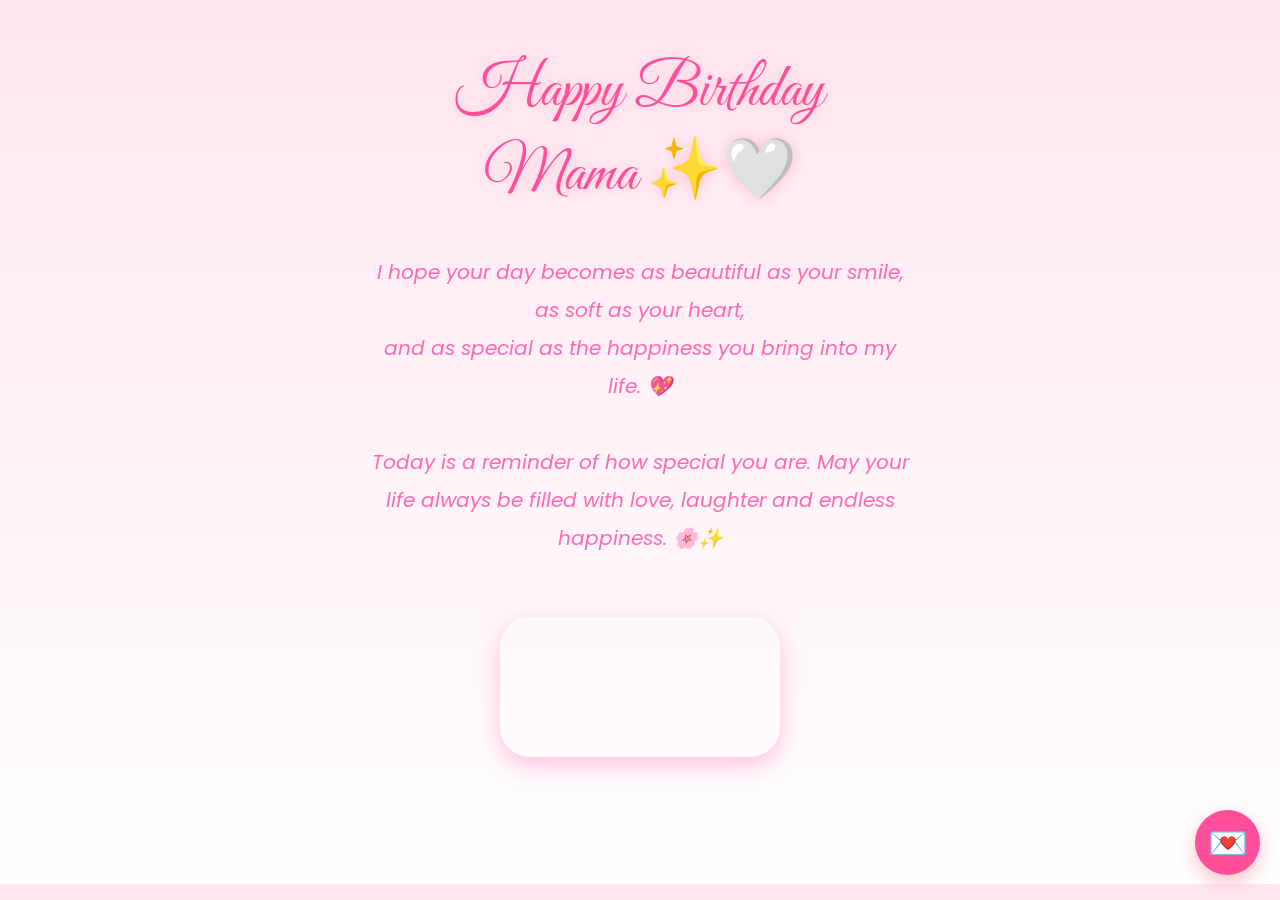
<file: birthday.html>
<!DOCTYPE html>
<html>

<head>

<title>Happy Birthday Mama</title>

<link href="https://fonts.googleapis.com/css2?family=Dancing+Script:wght@500;700&family=Great+Vibes&family=Poppins:ital,wght@0,300;0,400;1,400&display=swap" rel="stylesheet">


<style>

body{

margin:0;
padding:0;

background:linear-gradient(to bottom,#ffe6f0,#ffffff);

text-align:center;

font-family:'Poppins',sans-serif;

overflow-y:auto;

}


.container{

padding:50px 20px 120px;

animation:fade 2s;

}


/* Main heading */

.heading{

font-family:'Great Vibes',cursive;

font-size:60px;

color:#ff4f9a;

text-shadow:0 0 15px pink;

line-height:1.4;

animation:glow 2s infinite alternate;

}


/* Message */

.message{

font-family:'Poppins',sans-serif;

font-style:italic;

font-size:20px;

color:#ff69b4;

line-height:1.9;

max-width:550px;

margin:25px auto;

padding:10px;

}


/* Video */

video{

width:280px;

border-radius:30px;

margin-top:25px;

box-shadow:0 8px 25px rgba(255,105,180,0.4);

}


/* Envelope */

.envelope{

position:fixed;

right:20px;

bottom:25px;

width:65px;

height:65px;

background:#ff4f9a;

border-radius:50%;

display:flex;

justify-content:center;

align-items:center;

text-decoration:none;

font-size:32px;

color:white;

box-shadow:0 8px 20px pink;

animation:float 2s infinite alternate;

}


/* Animations */


@keyframes glow{

from{

text-shadow:0 0 10px pink;

}

to{

text-shadow:0 0 30px hotpink;

}

}


@keyframes float{

from{

transform:translateY(0);

}

to{

transform:translateY(-10px);

}

}


@keyframes fade{

from{

opacity:0;

transform:translateY(30px);

}

to{

opacity:1;

transform:translateY(0);

}

}


</style>

</head>


<body>


<div class="container">


<div class="heading">

Happy Birthday<br>

Mama ✨🤍

</div>



<div class="message">

I hope your day becomes as beautiful as your smile,<br>

as soft as your heart,<br>

and as special as the happiness you bring into my life. 💖

<br><br>

Today is a reminder of how special you are.

May your life always be filled with love, laughter and endless happiness. 🌸✨

</div>



<video autoplay loop muted playsinline>

<source src="balloonpenguin.mp4" type="video/mp4">

</video>



</div>



<a href="surprise.html" class="envelope">

💌

</a>



</body>

</html>
</file>
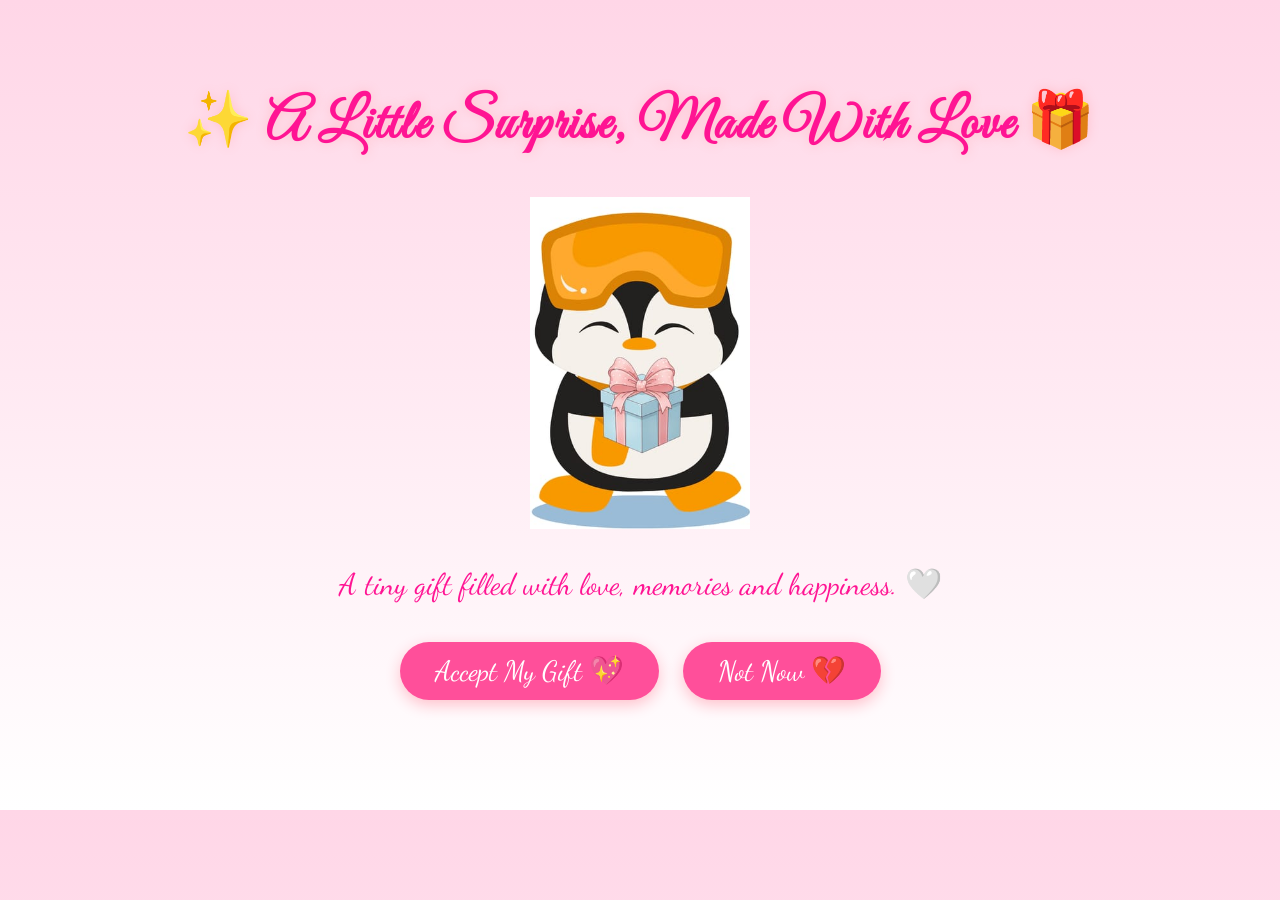
<file: home.html>
<!DOCTYPE html>
<html>

<head>
<title>A Little Gift</title>
<link rel="stylesheet" href="style.css">
</head>

<body>

<div class="container">

<h1>
✨ A Little Surprise, Made With Love 🎁
</h1>

<img src="penguin.png" class="penguin">

<p class="sad">
A tiny gift filled with love, memories and happiness. 🤍
</p>

<div class="buttons">

<button onclick="yesClick()">Accept My Gift 💖</button>

<button onclick="noClick()">Not Now 💔</button>

</div>

</div>

<script src="script.js"></script>

</body>
</html>
</file>
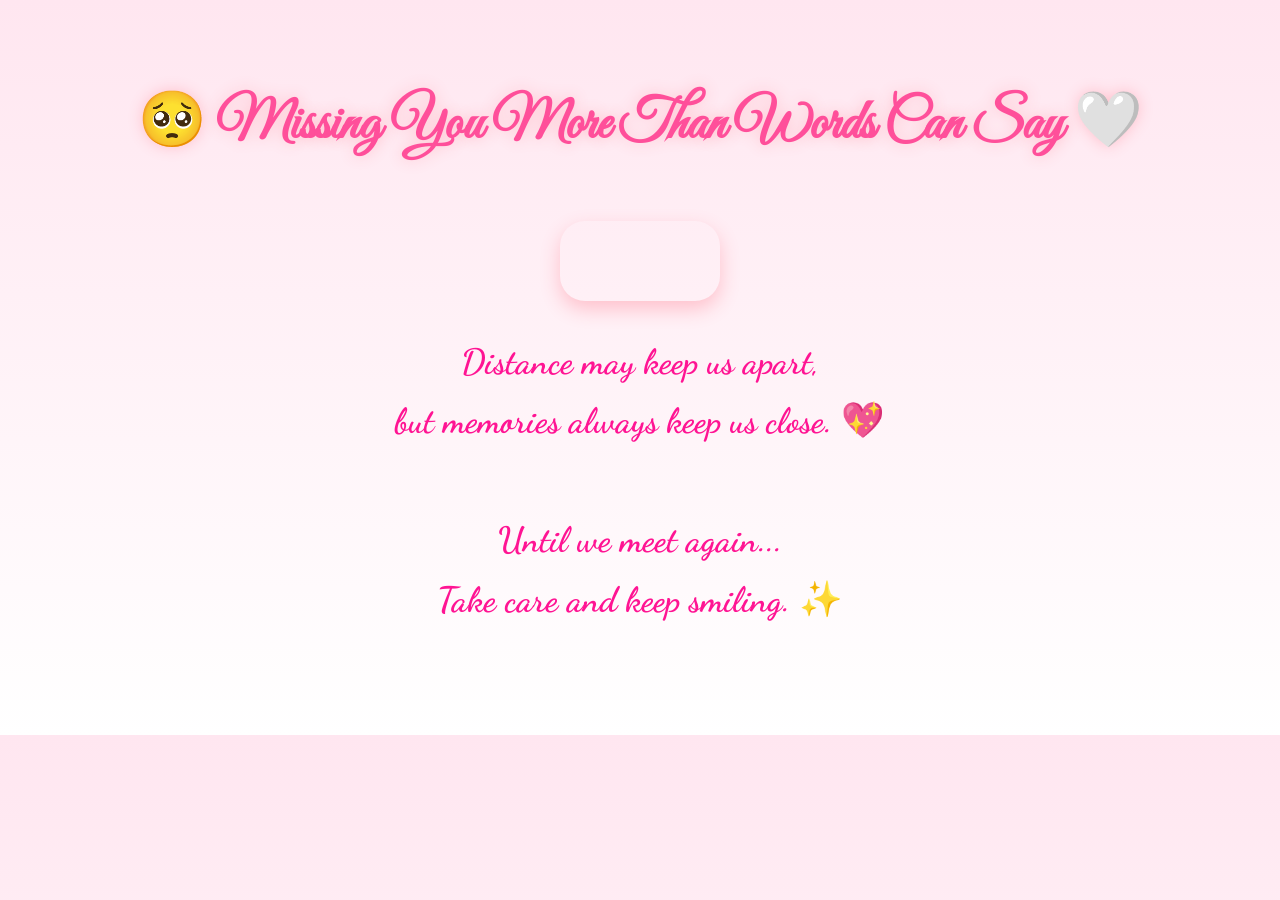
<file: missyou.html>
<!DOCTYPE html>
<html>

<head>

<title>Missing You</title>

<link href="https://fonts.googleapis.com/css2?family=Dancing+Script:wght@500;700&family=Great+Vibes&family=Poppins:ital,wght@0,300;0,400;1,400&display=swap" rel="stylesheet">


<style>

body{

margin:0;
padding:0;

background:linear-gradient(#ffe6f0,#ffffff);

text-align:center;

font-family:'Poppins',sans-serif;

overflow-y:auto;

}


.container{

padding:50px 20px 80px;

animation:fade 2s;

}


/* Heading */

h1{

font-family:'Great Vibes',cursive;

font-size:55px;

color:#ff4f9a;

text-shadow:0 0 15px pink;

line-height:1.4;

}


/* Small video */

.cryvideo{

width:160px;

height:auto;

border-radius:25px;

margin-top:20px;

box-shadow:0 8px 20px pink;

}


/* Message */

.sad{

font-family:'Dancing Script',cursive;

font-size:35px;

color:#ff1493;

line-height:1.7;

max-width:500px;

margin:25px auto;

}


/* Animation */

@keyframes fade{

from{

opacity:0;

transform:translateY(30px);

}

to{

opacity:1;

transform:translateY(0);

}

}

</style>

</head>


<body>


<div class="container">


<h1>
🥺 Missing You More Than Words Can Say 🤍
</h1>


<video class="cryvideo" autoplay loop muted playsinline>

<source src="cryingpenguin.mp4" type="video/mp4">

</video>



<h2 class="sad">

Distance may keep us apart,<br>

but memories always keep us close. 💖

<br><br>

Until we meet again...<br>

Take care and keep smiling. ✨

</h2>



</div>


</body>

</html>
</file>
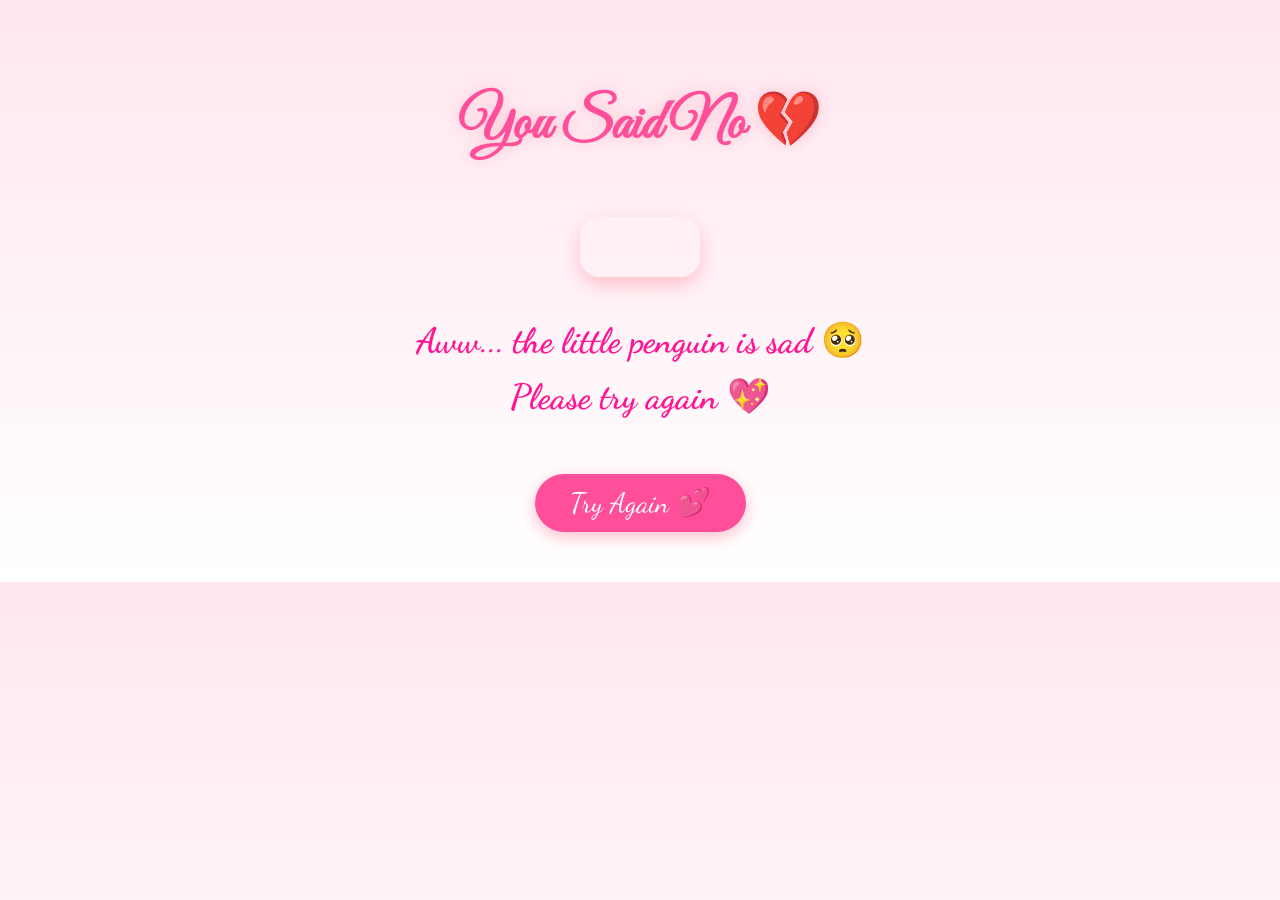
<file: no.html>
<!DOCTYPE html>
<html>

<head>

<title>Sad Penguin</title>

<link href="https://fonts.googleapis.com/css2?family=Dancing+Script:wght@500;700&family=Great+Vibes&family=Poppins:ital,wght@0,300;0,400;1,400&display=swap" rel="stylesheet">


<style>

body{

margin:0;
padding:0;

background:linear-gradient(#ffe6f0,#ffffff);

font-family:'Poppins',sans-serif;

text-align:center;

}


.container{

padding:50px 20px;

animation:fade 2s;

}


/* Heading */

h1{

font-family:'Great Vibes',cursive;

font-size:55px;

color:#ff4f9a;

text-shadow:0 0 15px pink;

}


/* Small crying penguin */

.cryvideo{

width:120px;

height:auto;

border-radius:20px;

margin-top:20px;

box-shadow:0 8px 20px pink;

}


/* Message */

.sad{

font-family:'Dancing Script',cursive;

font-size:35px;

color:#ff1493;

line-height:1.6;

}


/* Button */

button{

font-family:'Dancing Script',cursive;

font-size:28px;

padding:12px 35px;

border:none;

border-radius:40px;

background:#ff4f9a;

color:white;

cursor:pointer;

box-shadow:0 5px 15px pink;

margin-top:20px;

}


/* Animation */

@keyframes fade{

from{

opacity:0;

transform:translateY(30px);

}

to{

opacity:1;

transform:translateY(0);

}

}

</style>

</head>


<body>


<div class="container">


<h1>
You Said No 💔
</h1>


<video class="cryvideo" autoplay loop muted playsinline>

<source src="crying penguin.mp4" type="video/mp4">

</video>



<h2 class="sad">

Aww... the little penguin is sad 🥺

<br>

Please try again 💖

</h2>



<button onclick="location.href='home.html'">

Try Again 💕

</button>


</div>


</body>

</html>
</file>
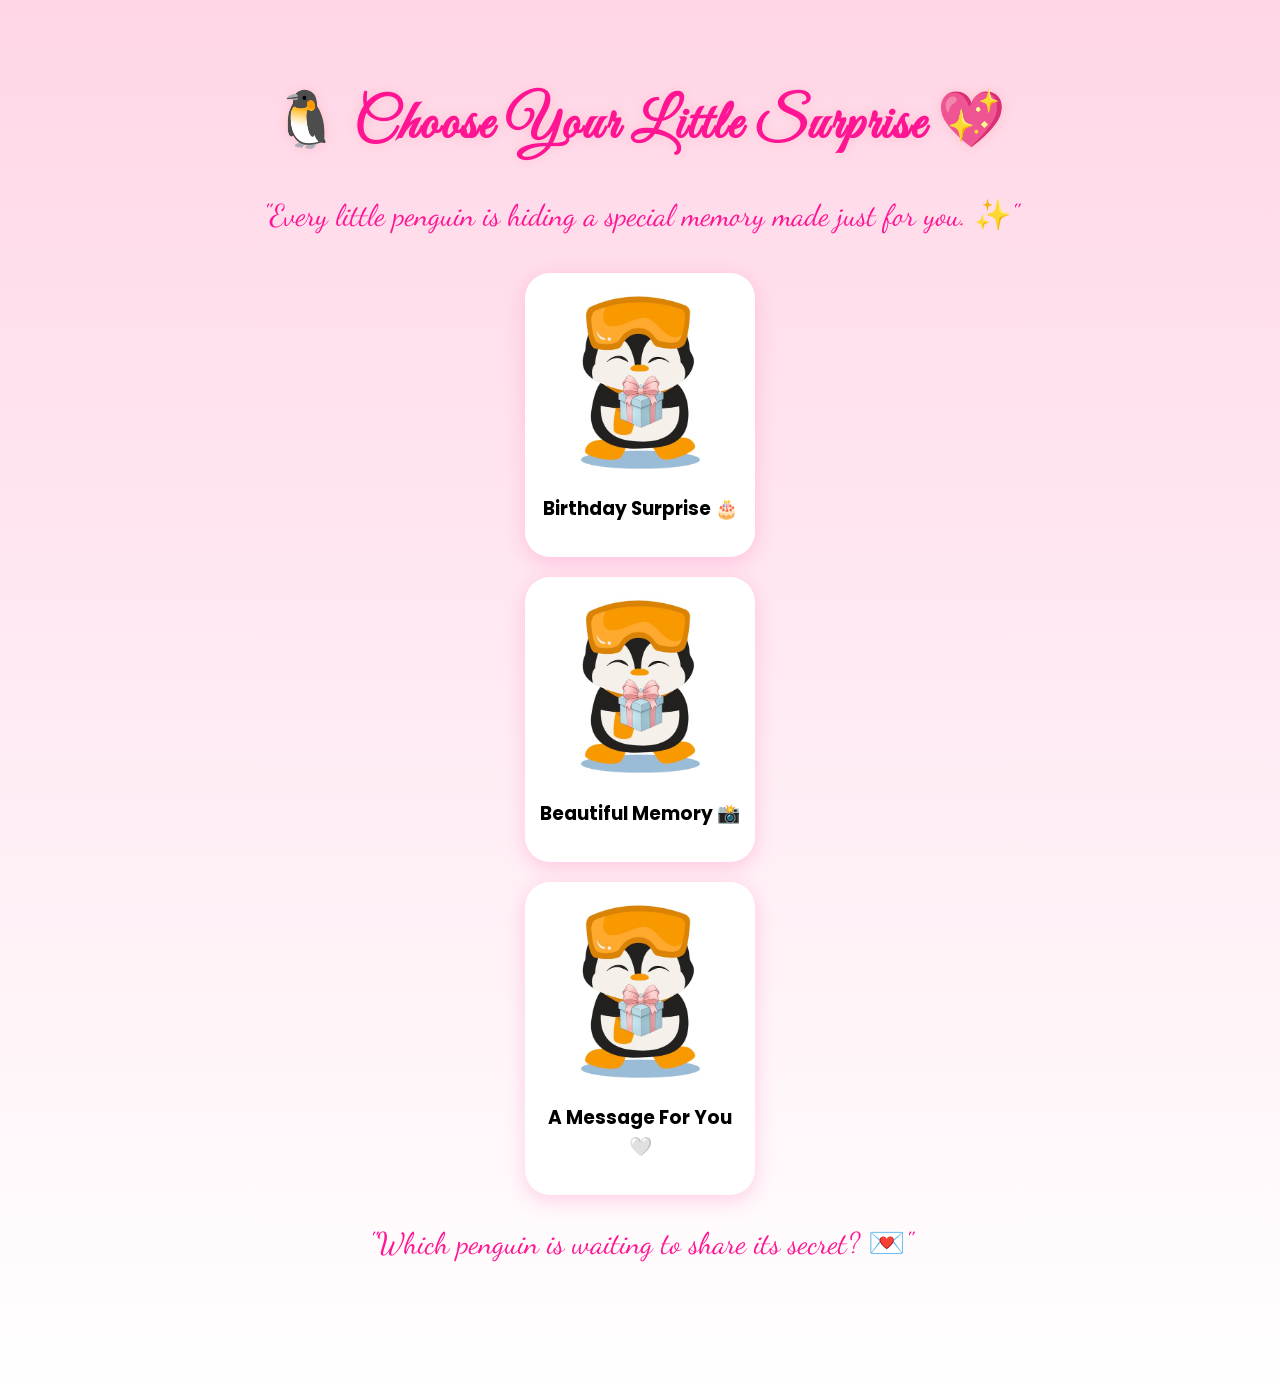
<file: page2.html>
<!DOCTYPE html>
<html>

<head>

<title>Choose Penguin</title>

<link rel="stylesheet" href="style.css">

</head>


<body>

<div class="container">


<h1>
🐧 Choose Your Little Surprise 💖
</h1>


<p class="sad">
"Every little penguin is hiding a special memory made just for you. ✨"
</p>


<div class="cards">


<div class="card" onclick="location.href='birthday.html'">

<img src="penguin.png">

<h3>
Birthday Surprise 🎂
</h3>

</div>



<div class="card" onclick="location.href='photo.html'">

<img src="penguin.png">

<h3>
Beautiful Memory 📸
</h3>

</div>



<div class="card" onclick="location.href='missyou.html'">

<img src="penguin.png">

<h3>
A Message For You 🤍
</h3>

</div>


</div>


<p class="sad">
"Which penguin is waiting to share its secret? 💌"
</p>


</div>


</body>

</html>
</file>
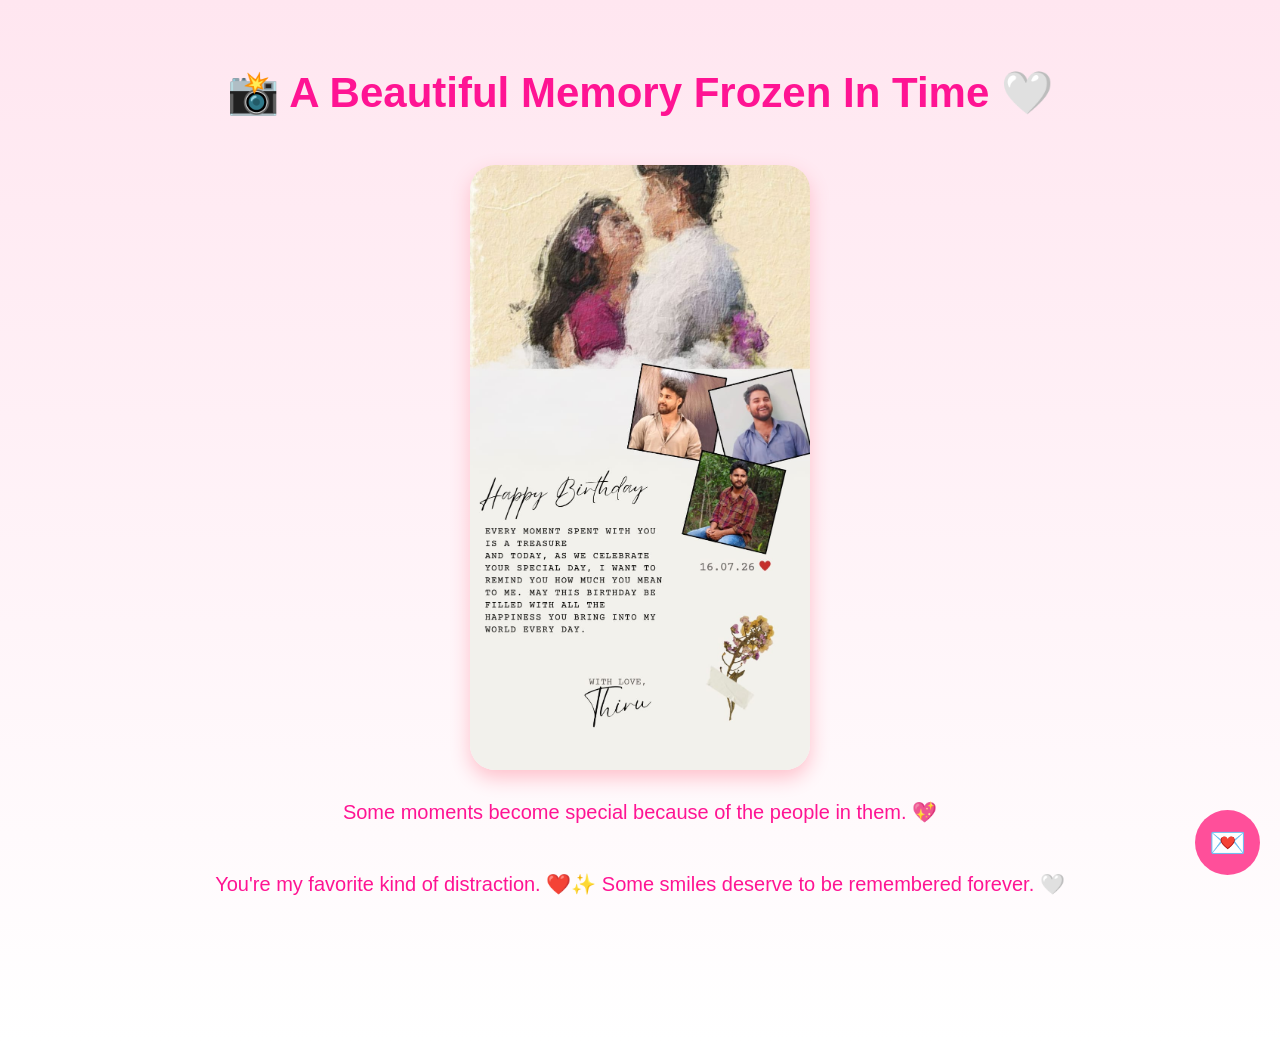
<file: photo.html>
<!DOCTYPE html>
<html>

<head>

<title>Beautiful Memory</title>

<style>

body{
margin:0;
padding:0;
background:linear-gradient(#ffe6f0,#ffffff);
font-family:Arial,sans-serif;
text-align:center;
overflow-y:auto;
}


.container{
padding:40px 20px 120px;
animation:fade 2s;
}


h1{

color:#ff1493;
font-size:42px;

}


.photo{

width:90%;
max-width:340px;

border-radius:25px;

box-shadow:0 8px 20px pink;

margin-top:20px;

}


.message{

font-size:20px;

color:#ff1493;

line-height:1.8;

padding:20px;

}


.envelope{

position:fixed;

right:20px;

bottom:25px;

width:65px;

height:65px;

background:#ff4f9a;

border-radius:50%;

display:flex;

justify-content:center;

align-items:center;

font-size:30px;

text-decoration:none;

color:white;

animation:float 2s infinite alternate;

}


@keyframes fade{

from{
opacity:0;
transform:translateY(30px);
}

to{
opacity:1;
transform:translateY(0);
}

}


@keyframes float{

from{
transform:translateY(0);
}

to{
transform:translateY(-10px);
}

}

</style>

</head>


<body>


<div class="container">


<h1>
📸 A Beautiful Memory Frozen In Time 🤍
</h1>


<img src="photo1.jpg" class="photo">


<div class="message">

Some moments become special because of the people in them. 💖

<br><br>

You're my favorite kind of distraction. ❤️✨
Some smiles deserve to be remembered forever. 🤍

</div>


</div>


<a href="songmemo.html" class="envelope">

💌

</a>


</body>

</html>
</file>
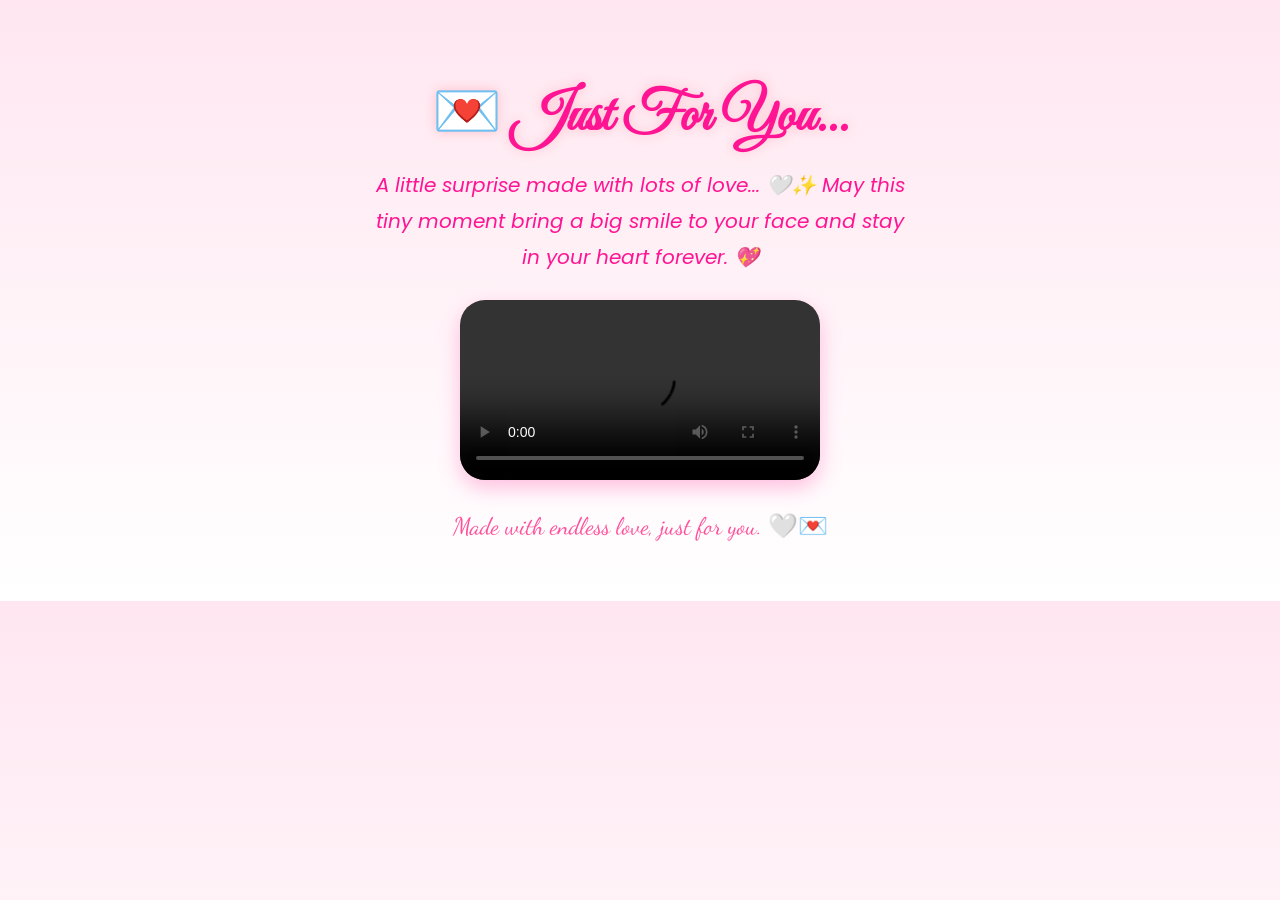
<file: surprise.html>
<!DOCTYPE html>
<html>

<head>

<title>A Little Surprise 💌</title>

<link href="https://fonts.googleapis.com/css2?family=Dancing+Script:wght@600&family=Great+Vibes&family=Poppins:ital,wght@0,300;0,400;1,400&display=swap" rel="stylesheet">

<style>

body{
margin:0;
padding:0;
background:linear-gradient(to bottom,#ffe6f0,#ffffff);
font-family:'Poppins',sans-serif;
text-align:center;
overflow-y:auto;
}

.container{
padding:40px 20px 60px;
animation:fade 2s;
}

h1{
font-family:'Great Vibes',cursive;
font-size:56px;
color:#ff1493;
text-shadow:0 0 12px pink;
margin-bottom:15px;
}

.message{
font-family:'Poppins',sans-serif;
font-style:italic;
font-size:20px;
color:#ff1493;
line-height:1.8;
max-width:550px;
margin:auto;
margin-bottom:25px;
}

video{
width:90%;
max-width:360px;
border-radius:25px;
box-shadow:0 8px 20px rgba(255,105,180,.4);
}

.footer{
margin-top:25px;
font-family:'Dancing Script',cursive;
font-size:24px;
color:#ff4f9a;
}

@keyframes fade{
from{
opacity:0;
transform:translateY(30px);
}
to{
opacity:1;
transform:translateY(0);
}
}

</style>

</head>

<body>

<div class="container">

<h1>
💌 Just For You...
</h1>

<div class="message">

A little surprise made with lots of love... 🤍✨

May this tiny moment bring a big smile to your face and stay in your heart forever. 💖

</div>

<video controls autoplay loop playsinline>

<source src="surprise.mp4" type="video/mp4">

Your browser does not support the video tag.

</video>

<div class="footer">

Made with endless love, just for you. 🤍💌

</div>

</div>

</body>

</html>
</file>
<file: style.css>
@import url('https://fonts.googleapis.com/css2?family=Dancing+Script:wght@500;700&family=Great+Vibes&family=Poppins:ital,wght@0,300;0,400;1,400&display=swap');


body{
margin:0;
padding:0;
background:linear-gradient(#ffd6e7,#ffffff);
font-family:'Poppins',sans-serif;
text-align:center;
overflow-y:auto;
}


.container{
padding-top:50px;
padding-bottom:100px;
animation:fade 2s;
}


/* Main headings */

h1{
font-family:'Great Vibes',cursive;
color:#ff1493;
font-size:55px;
letter-spacing:2px;
text-shadow:0 0 12px pink;
animation:float 2s infinite alternate;
}


/* Other headings */

h2{
font-family:'Dancing Script',cursive;
color:#ff4f9a;
font-size:35px;
}


/* Messages */

.message{

font-family:'Poppins',sans-serif;
font-style:italic;

font-size:20px;
color:#ff69b4;

line-height:1.9;
letter-spacing:1px;

}


/* Small messages */

.sad{

font-family:'Dancing Script',cursive;

font-size:30px;

color:#ff1493;

}


/* Penguin image */

.penguin{

width:220px;

animation:bounce 2s infinite;

}


/* Buttons */

.buttons{

margin-top:30px;

}


button{

font-family:'Dancing Script',cursive;

font-size:28px;

padding:12px 35px;

margin:10px;

border:none;

border-radius:40px;

background:#ff4f9a;

color:white;

cursor:pointer;

box-shadow:0 5px 15px pink;

transition:0.3s;

}


button:hover{

transform:scale(1.1);

}


/* Penguin cards */

.cards{

display:block;

margin-top:40px;

}


.card{

background:white;

padding:15px;

border-radius:25px;

width:200px;

margin:20px auto;

box-shadow:0 5px 20px rgba(255,105,180,0.3);

transition:0.3s;

cursor:pointer;

}


.card:hover{

transform:scale(1.08);

}


.card img{

width:120px;

}


/* Photos */

.photo{

width:90%;

max-width:340px;

border-radius:25px;

box-shadow:0 8px 20px pink;

margin-top:20px;

}


/* Videos */

video{

border-radius:25px;

box-shadow:0 8px 20px pink;

}


/* Audio */

audio{

margin-top:20px;

}


/* Envelope */

.envelope{

position:fixed;

right:20px;

bottom:25px;

width:65px;

height:65px;

background:#ff4f9a;

border-radius:50%;

display:flex;

align-items:center;

justify-content:center;

text-decoration:none;

font-size:32px;

color:white;

box-shadow:0 8px 20px pink;

animation:float 2s infinite alternate;

}


/* Animations */


@keyframes bounce{

from{

transform:translateY(0);

}

to{

transform:translateY(-15px);

}

}


@keyframes float{

from{

transform:translateY(0);

}

to{

transform:translateY(-10px);

}

}


@keyframes fade{

from{

opacity:0;

transform:translateY(30px);

}

to{

opacity:1;

transform:translateY(0);

}

}
</file>
